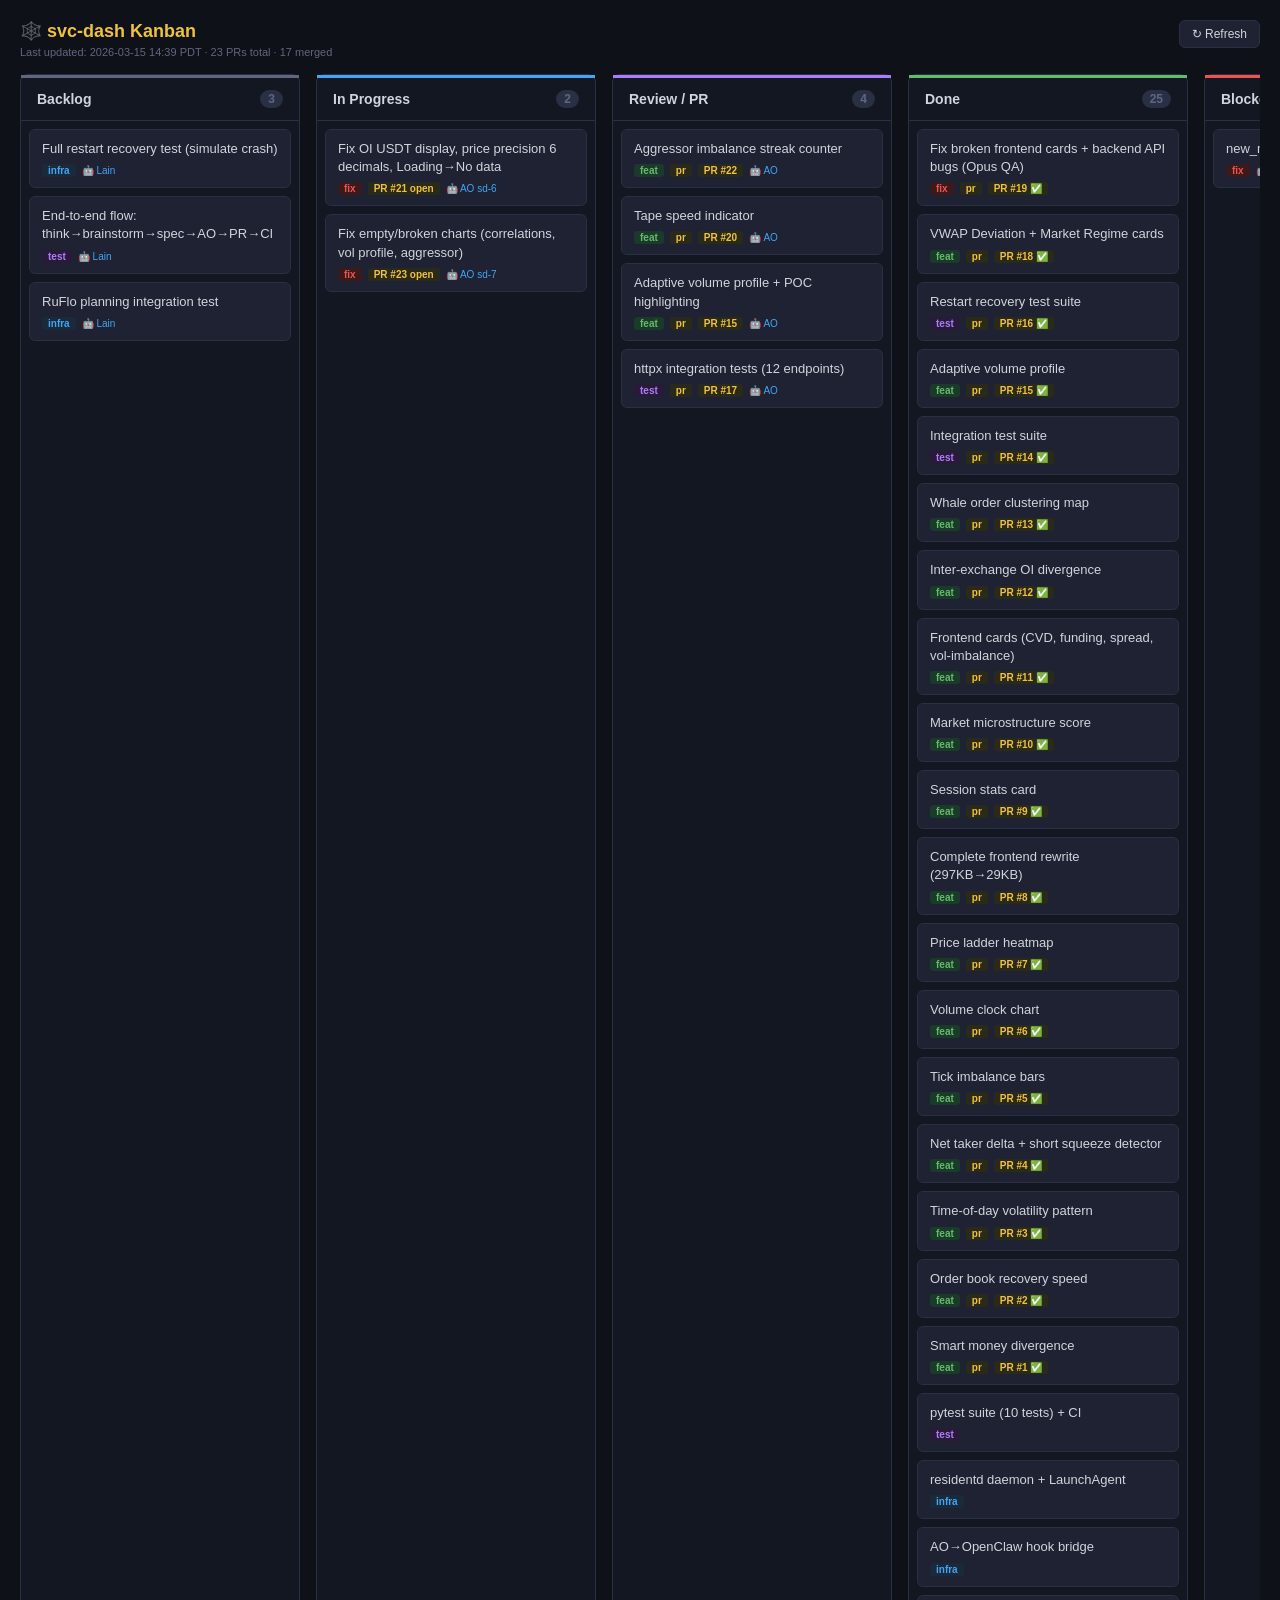
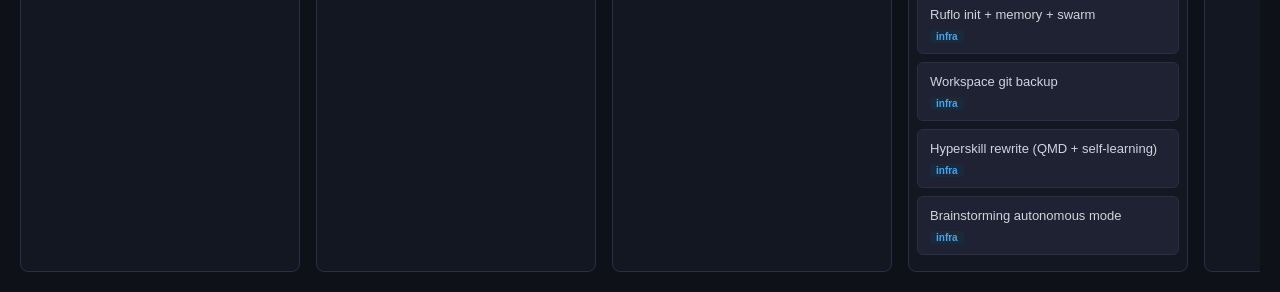
<file: frontend/kanban.html>
<!DOCTYPE html>
<html lang="en">
<head>
<meta charset="UTF-8">
<meta name="viewport" content="width=device-width, initial-scale=1.0">
<title>svc-dash — Kanban</title>
<style>
* { margin:0; padding:0; box-sizing:border-box; }
body { background:#0e1117; color:#d1d4dc; font-family:-apple-system,BlinkMacSystemFont,'Segoe UI',Roboto,sans-serif; padding:20px; }
h1 { font-size:18px; margin-bottom:4px; color:#f0c040; }
.subtitle { font-size:11px; color:#606680; margin-bottom:16px; }
.board { display:flex; gap:16px; overflow-x:auto; min-height:calc(100vh - 80px); }
.column { flex:0 0 280px; background:#131722; border:1px solid #2a3044; border-radius:8px; display:flex; flex-direction:column; }
.column-header { padding:12px 16px; font-weight:600; font-size:14px; border-bottom:1px solid #2a3044; display:flex; justify-content:space-between; align-items:center; }
.column-header .count { background:#2a3044; color:#606680; border-radius:10px; padding:2px 8px; font-size:12px; }
.col-backlog .column-header { border-top:3px solid #606680; }
.col-progress .column-header { border-top:3px solid #42a5f5; }
.col-review .column-header { border-top:3px solid #ab7df8; }
.col-done .column-header { border-top:3px solid #66bb6a; }
.col-blocked .column-header { border-top:3px solid #ef5350; }
.cards { padding:8px; flex:1; overflow-y:auto; }
.card { background:#1e2232; border:1px solid #2a3044; border-radius:6px; padding:10px 12px; margin-bottom:8px; cursor:default; transition:border-color .2s; }
.card:hover { border-color:#3a4460; }
.card-title { font-size:13px; font-weight:500; margin-bottom:6px; line-height:1.4; }
.card-meta { font-size:11px; color:#606680; display:flex; gap:6px; flex-wrap:wrap; align-items:center; }
.tag { padding:1px 6px; border-radius:3px; font-size:10px; font-weight:600; }
.tag-feat { background:#1a3a2a; color:#66bb6a; }
.tag-fix { background:#3a1a1a; color:#ef5350; }
.tag-infra { background:#1a2a3a; color:#42a5f5; }
.tag-test { background:#2a1a3a; color:#ab7df8; }
.tag-pr { background:#2a2a1a; color:#f0c040; }
.agent { font-size:10px; color:#42a5f5; }
.ts { font-size:10px; color:#3d4460; }
.refresh { position:fixed; top:20px; right:20px; background:#1e2232; border:1px solid #2a3044; color:#d1d4dc; padding:6px 12px; border-radius:6px; cursor:pointer; font-size:12px; }
.refresh:hover { border-color:#f0c040; }
</style>
</head>
<body>
<h1>🕸️ svc-dash Kanban</h1>
<div class="subtitle">Last updated: 2026-03-15 14:39 PDT · 23 PRs total · 17 merged</div>
<button class="refresh" onclick="location.reload()">↻ Refresh</button>
<div class="board">

<div class="column col-backlog">
<div class="column-header">Backlog <span class="count" id="cnt-backlog">0</span></div>
<div class="cards" id="backlog"></div>
</div>

<div class="column col-progress">
<div class="column-header">In Progress <span class="count" id="cnt-progress">0</span></div>
<div class="cards" id="progress"></div>
</div>

<div class="column col-review">
<div class="column-header">Review / PR <span class="count" id="cnt-review">0</span></div>
<div class="cards" id="review"></div>
</div>

<div class="column col-done">
<div class="column-header">Done <span class="count" id="cnt-done">0</span></div>
<div class="cards" id="done"></div>
</div>

<div class="column col-blocked">
<div class="column-header">Blocked <span class="count" id="cnt-blocked">0</span></div>
<div class="cards" id="blocked"></div>
</div>

</div>
<script>
const DATA = {
  backlog: [
    {title:"Full restart recovery test (simulate crash)",tags:["infra"],agent:"Lain"},
    {title:"End-to-end flow: think→brainstorm→spec→AO→PR→CI",tags:["test"],agent:"Lain"},
    {title:"RuFlo planning integration test",tags:["infra"],agent:"Lain"},
  ],
  progress: [
    {title:"Fix OI USDT display, price precision 6 decimals, Loading→No data",tags:["fix"],agent:"AO sd-6",pr:"PR #21 open"},
    {title:"Fix empty/broken charts (correlations, vol profile, aggressor)",tags:["fix"],agent:"AO sd-7",pr:"PR #23 open"},
  ],
  review: [
    {title:"Aggressor imbalance streak counter",tags:["feat","pr"],agent:"AO",pr:"PR #22"},
    {title:"Tape speed indicator",tags:["feat","pr"],agent:"AO",pr:"PR #20"},
    {title:"Adaptive volume profile + POC highlighting",tags:["feat","pr"],agent:"AO",pr:"PR #15"},
    {title:"httpx integration tests (12 endpoints)",tags:["test","pr"],agent:"AO",pr:"PR #17"},
  ],
  done: [
    {title:"Fix broken frontend cards + backend API bugs (Opus QA)",tags:["fix","pr"],pr:"PR #19 ✅"},
    {title:"VWAP Deviation + Market Regime cards",tags:["feat","pr"],pr:"PR #18 ✅"},
    {title:"Restart recovery test suite",tags:["test","pr"],pr:"PR #16 ✅"},
    {title:"Adaptive volume profile",tags:["feat","pr"],pr:"PR #15 ✅"},
    {title:"Integration test suite",tags:["test","pr"],pr:"PR #14 ✅"},
    {title:"Whale order clustering map",tags:["feat","pr"],pr:"PR #13 ✅"},
    {title:"Inter-exchange OI divergence",tags:["feat","pr"],pr:"PR #12 ✅"},
    {title:"Frontend cards (CVD, funding, spread, vol-imbalance)",tags:["feat","pr"],pr:"PR #11 ✅"},
    {title:"Market microstructure score",tags:["feat","pr"],pr:"PR #10 ✅"},
    {title:"Session stats card",tags:["feat","pr"],pr:"PR #9 ✅"},
    {title:"Complete frontend rewrite (297KB→29KB)",tags:["feat","pr"],pr:"PR #8 ✅"},
    {title:"Price ladder heatmap",tags:["feat","pr"],pr:"PR #7 ✅"},
    {title:"Volume clock chart",tags:["feat","pr"],pr:"PR #6 ✅"},
    {title:"Tick imbalance bars",tags:["feat","pr"],pr:"PR #5 ✅"},
    {title:"Net taker delta + short squeeze detector",tags:["feat","pr"],pr:"PR #4 ✅"},
    {title:"Time-of-day volatility pattern",tags:["feat","pr"],pr:"PR #3 ✅"},
    {title:"Order book recovery speed",tags:["feat","pr"],pr:"PR #2 ✅"},
    {title:"Smart money divergence",tags:["feat","pr"],pr:"PR #1 ✅"},
    {title:"pytest suite (10 tests) + CI",tags:["test"],pr:""},
    {title:"residentd daemon + LaunchAgent",tags:["infra"],pr:""},
    {title:"AO→OpenClaw hook bridge",tags:["infra"],pr:""},
    {title:"Ruflo init + memory + swarm",tags:["infra"],pr:""},
    {title:"Workspace git backup",tags:["infra"],pr:""},
    {title:"Hyperskill rewrite (QMD + self-learning)",tags:["infra"],pr:""},
    {title:"Brainstorming autonomous mode",tags:["infra"],pr:""},
  ],
  blocked: [
    {title:"new_mm CI: GitHub billing failure",tags:["fix"],agent:"waiting on Ivan",ts:"since 2026-03-14"},
  ],
};

function renderCard(c){
  const tags = (c.tags||[]).map(t=>`<span class="tag tag-${t}">${t}</span>`).join('');
  const agent = c.agent ? `<span class="agent">🤖 ${c.agent}</span>` : '';
  const pr = c.pr ? `<span class="tag tag-pr">${c.pr}</span>` : '';
  const ts = c.ts ? `<span class="ts">${c.ts}</span>` : '';
  return `<div class="card"><div class="card-title">${c.title}</div><div class="card-meta">${tags}${pr}${agent}${ts}</div></div>`;
}

for(const[col,cards] of Object.entries(DATA)){
  const el = document.getElementById(col);
  if(el) el.innerHTML = cards.map(renderCard).join('');
  const cnt = document.getElementById('cnt-'+col);
  if(cnt) cnt.textContent = cards.length;
}
</script>
</body>
</html>
</file>
